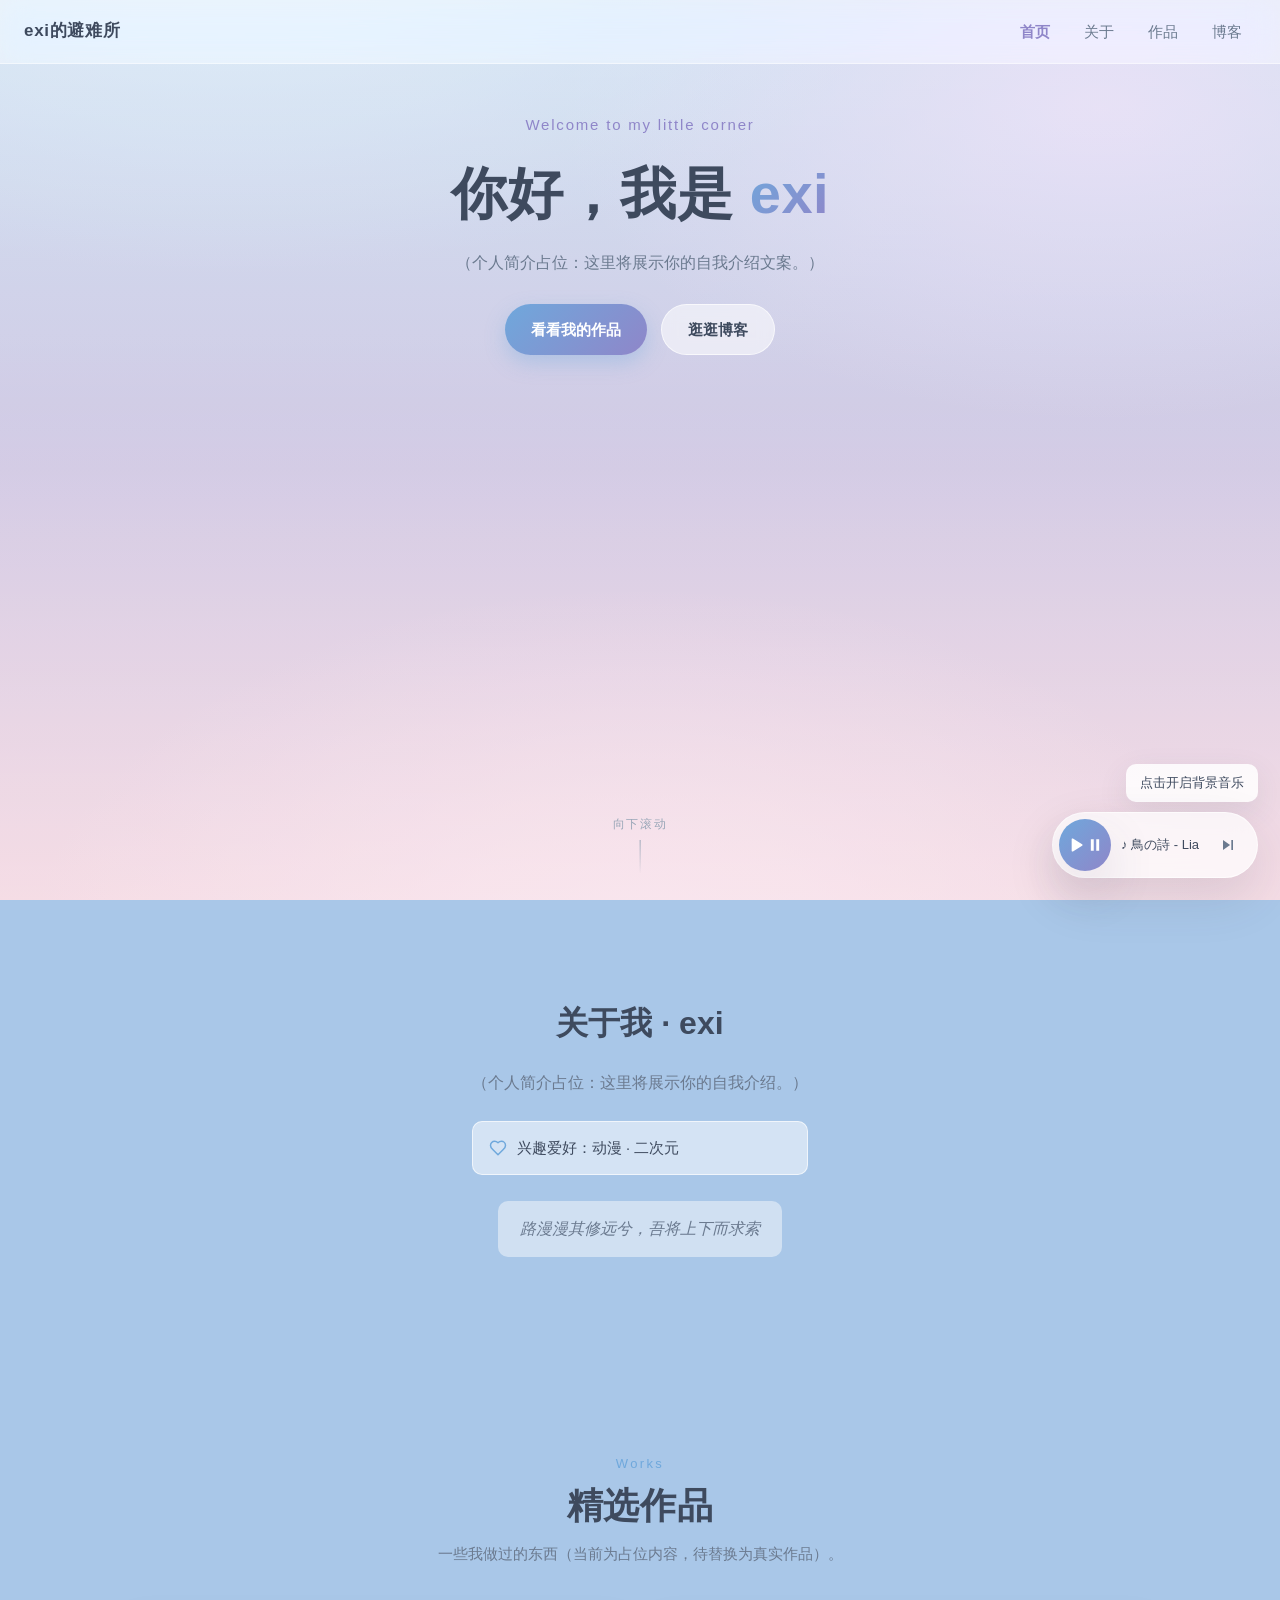
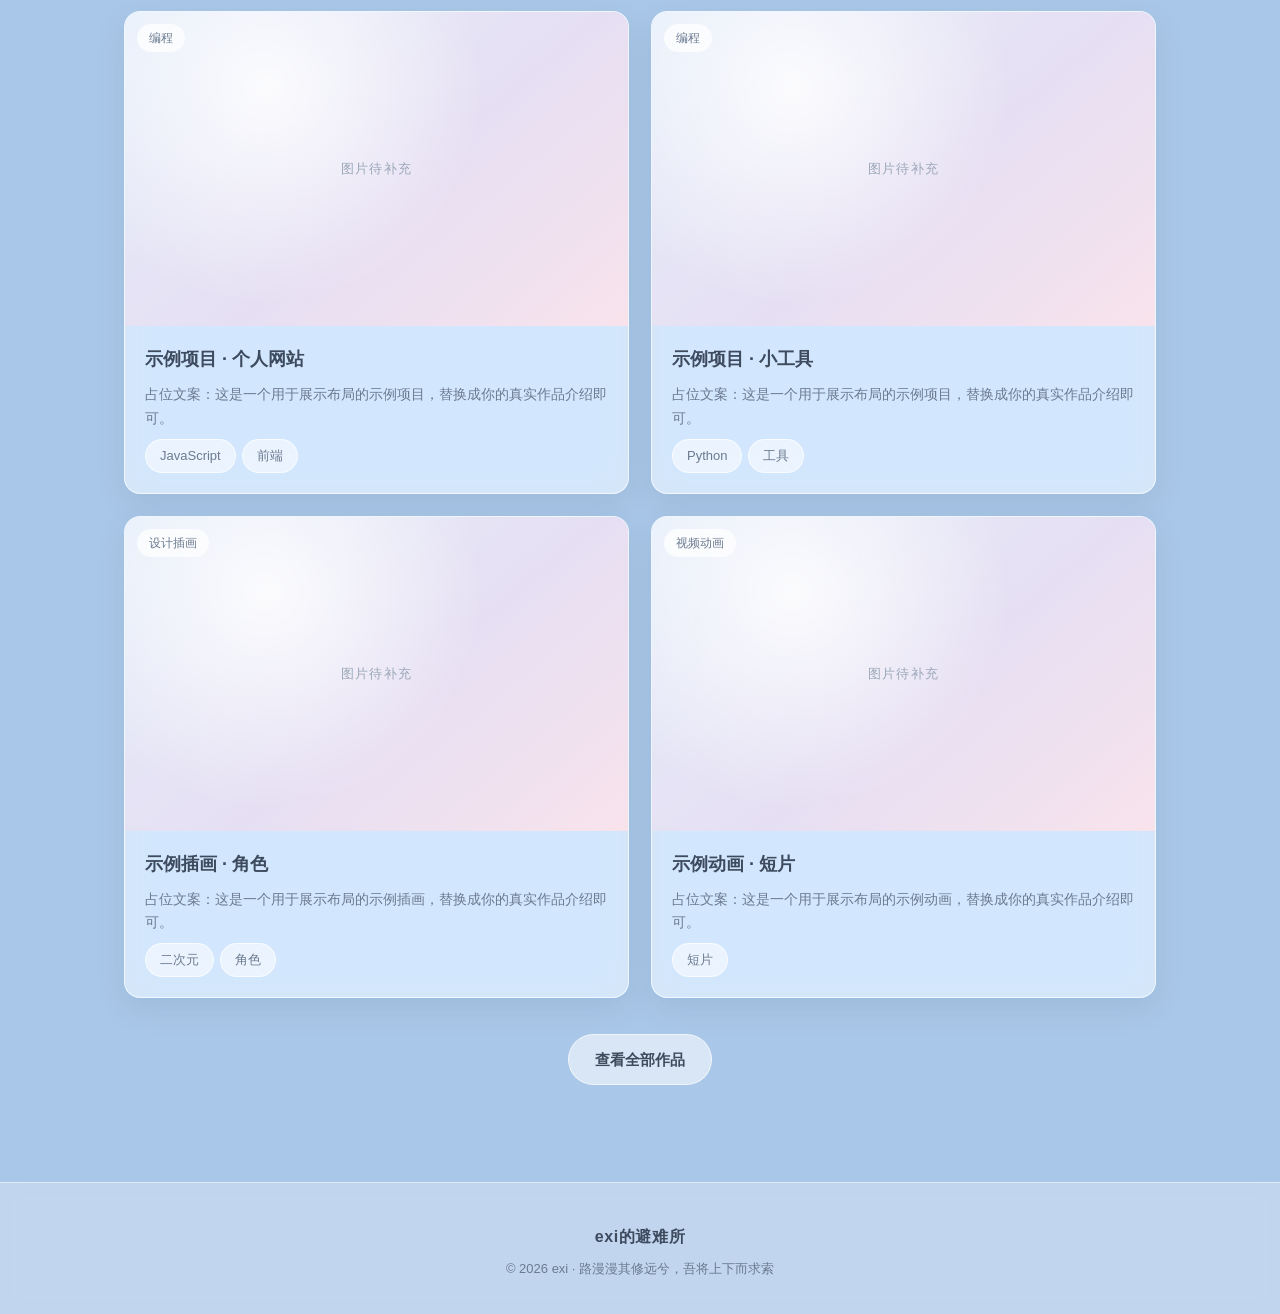
<file: index.html>
<!DOCTYPE html>
<html lang="zh-CN">
<head>
  <meta charset="UTF-8">
  <meta name="viewport" content="width=device-width, initial-scale=1.0">
  <meta name="description" content="exi的避难所 — 我的个人网站，收录作品与日常。">
  <title>exi的避难所</title>
  <link rel="icon" type="image/svg+xml" href="data:image/svg+xml,<svg xmlns='http://www.w3.org/2000/svg' viewBox='0 0 64 64'><defs><linearGradient id='g' x1='0' y1='0' x2='1' y2='1'><stop offset='0' stop-color='%236FA8DC'/><stop offset='1' stop-color='%238F86C9'/></linearGradient></defs><rect width='64' height='64' rx='16' fill='url(%23g)'/><text x='32' y='44' font-size='34' text-anchor='middle' fill='white' font-family='sans-serif' font-weight='bold'>e</text></svg>">
  <meta name="theme-color" content="#A9C7E8">
  <link rel="stylesheet" href="css/style.css">
</head>
<body>
  <!-- 背景层：背景视频壁纸 + 微光粒子（由 main.js 注入） -->
  <div class="bg" id="bg" aria-hidden="true"></div>

  <!-- 顶部固定导航 -->
  <header class="nav" id="nav">
    <a class="nav__brand" href="index.html">exi的避难所</a>
    <nav class="nav__links" id="navLinks" aria-label="主导航">
      <a href="index.html">首页</a>
      <a href="index.html#about">关于</a>
      <a href="works.html">作品</a>
      <a href="blog.html">博客</a>
    </nav>
    <button class="nav__toggle" id="navToggle" aria-label="打开菜单" aria-expanded="false" aria-controls="navLinks">
      <svg width="22" height="22" viewBox="0 0 24 24" fill="none" stroke="currentColor" stroke-width="2" stroke-linecap="round" aria-hidden="true">
        <line x1="4" y1="7" x2="20" y2="7"/><line x1="4" y1="12" x2="20" y2="12"/><line x1="4" y1="17" x2="20" y2="17"/>
      </svg>
    </button>
  </header>

  <main>
    <!-- Hero：居中文字 -->
    <section class="hero container">
      <div class="hero__text">
        <p class="hero__greet">Welcome to my little corner</p>
        <h1 class="hero__title">你好，我是 <em>exi</em></h1>
        <p class="hero__desc">（个人简介占位：这里将展示你的自我介绍文案。）</p>
        <div class="hero__actions">
          <a class="btn btn--primary" href="works.html">看看我的作品</a>
          <a class="btn btn--ghost" href="blog.html">逛逛博客</a>
        </div>
      </div>
      <div class="hero__scroll" aria-hidden="true">向下滚动</div>
    </section>

    <!-- 关于我：居中文字 -->
    <section class="section" id="about">
      <div class="container">
        <div class="about">
          <div class="about__body reveal" data-delay="1">
            <h2 class="about__name">关于我 · exi</h2>
            <p class="about__bio">（个人简介占位：这里将展示你的自我介绍。）</p>
            <div class="about__meta">
              <div class="about__meta-item">
                <svg width="18" height="18" viewBox="0 0 24 24" fill="none" stroke="currentColor" stroke-width="2" stroke-linecap="round" stroke-linejoin="round" aria-hidden="true">
                  <path d="M19 14c1.49-1.46 3-3.21 3-5.5A5.5 5.5 0 0 0 16.5 3c-1.76 0-3 .5-4.5 2-1.5-1.5-2.74-2-4.5-2A5.5 5.5 0 0 0 2 8.5c0 2.3 1.5 4.05 3 5.5l7 7Z"/>
                </svg>
                <span>兴趣爱好：动漫 · 二次元</span>
              </div>
            </div>
            <p class="about__sign">路漫漫其修远兮，吾将上下而求索</p>
          </div>
        </div>
      </div>
    </section>

    <!-- 首页作品概览：2×2 网格 -->
    <section class="section" id="works">
      <div class="container">
        <div class="section__head reveal">
          <p class="section__eyebrow">Works</p>
          <h2 class="section__title">精选作品</h2>
          <p class="section__sub">一些我做过的东西（当前为占位内容，待替换为真实作品）。</p>
        </div>
        <div class="works-grid" id="worksPreview">
          <!-- 由 js/works.js 渲染前 4 件作品 -->
        </div>
        <div class="section__more reveal">
          <a class="btn btn--ghost" href="works.html">查看全部作品</a>
        </div>
      </div>
    </section>
  </main>

  <!-- 页脚 -->
  <footer class="footer">
    <p class="footer__brand">exi的避难所</p>
    <p class="footer__text">© <span id="year"></span> exi · 路漫漫其修远兮，吾将上下而求索</p>
  </footer>

  <!-- 背景音乐控制 -->
  <div class="bgm" id="bgm">
    <div class="bgm__hint" id="bgmHint" role="status"></div>
    <div class="bgm__bar">
      <button class="bgm__btn" id="bgmBtn" aria-label="播放背景音乐">
        <svg id="bgmIconPlay" viewBox="0 0 24 24" fill="currentColor" aria-hidden="true">
          <path d="M8 5.14v13.72a1 1 0 0 0 1.52.86l11-6.86a1 1 0 0 0 0-1.72l-11-6.86A1 1 0 0 0 8 5.14z"/>
        </svg>
        <svg id="bgmIconPause" viewBox="0 0 24 24" fill="currentColor" aria-hidden="true" hidden>
          <path d="M7 5h3.5v14H7zM13.5 5H17v14h-3.5z"/>
        </svg>
      </button>
      <span class="bgm__now" id="bgmNow" title="">♪ 随机播放</span>
      <button class="bgm__next" id="bgmNext" aria-label="下一首">
        <svg viewBox="0 0 24 24" fill="currentColor" aria-hidden="true">
          <path d="M6 18l8.5-6L6 6v12zM16 6v12h2V6h-2z"/>
        </svg>
      </button>
    </div>
    <audio id="bgmAudio" preload="none"></audio>
  </div>

  <script src="js/main.js"></script>
  <script src="js/works.js"></script>
  <script src="js/bgm.js"></script>
</body>
</html>
</file>
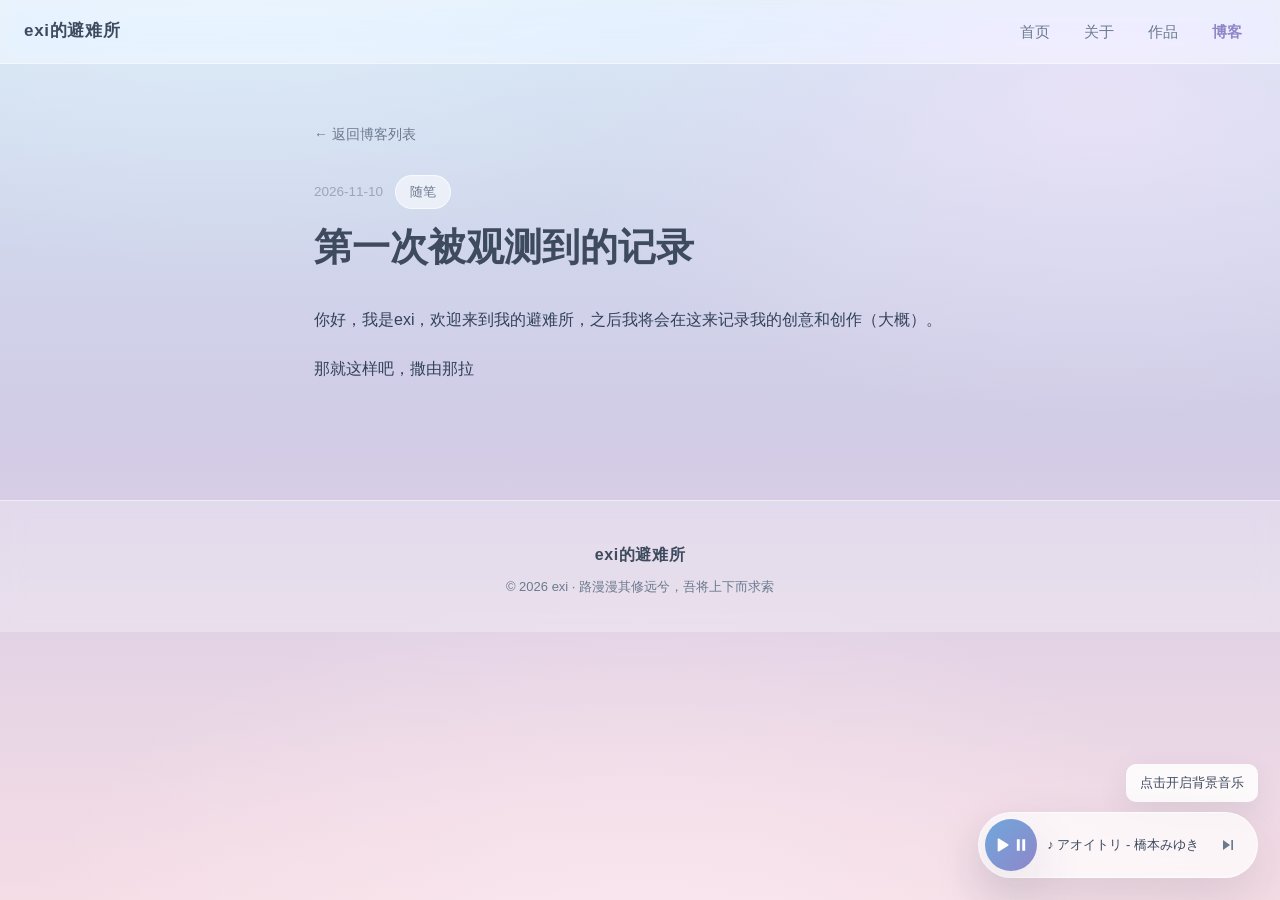
<file: blog-detail.html>
<!DOCTYPE html>
<html lang="zh-CN">
<head>
  <meta charset="UTF-8">
  <meta name="viewport" content="width=device-width, initial-scale=1.0">
  <meta name="description" content="exi的避难所 — 文章详情。">
  <title>文章 · exi的避难所</title>
  <link rel="icon" type="image/svg+xml" href="data:image/svg+xml,<svg xmlns='http://www.w3.org/2000/svg' viewBox='0 0 64 64'><defs><linearGradient id='g' x1='0' y1='0' x2='1' y2='1'><stop offset='0' stop-color='%236FA8DC'/><stop offset='1' stop-color='%238F86C9'/></linearGradient></defs><rect width='64' height='64' rx='16' fill='url(%23g)'/><text x='32' y='44' font-size='34' text-anchor='middle' fill='white' font-family='sans-serif' font-weight='bold'>e</text></svg>">
  <meta name="theme-color" content="#A9C7E8">
  <link rel="stylesheet" href="css/style.css">
</head>
<body>
  <div class="bg" id="bg" aria-hidden="true"></div>

  <header class="nav" id="nav">
    <a class="nav__brand" href="index.html">exi的避难所</a>
    <nav class="nav__links" id="navLinks" aria-label="主导航">
      <a href="index.html">首页</a>
      <a href="index.html#about">关于</a>
      <a href="works.html">作品</a>
      <a href="blog.html">博客</a>
    </nav>
    <button class="nav__toggle" id="navToggle" aria-label="打开菜单" aria-expanded="false" aria-controls="navLinks">
      <svg width="22" height="22" viewBox="0 0 24 24" fill="none" stroke="currentColor" stroke-width="2" stroke-linecap="round" aria-hidden="true">
        <line x1="4" y1="7" x2="20" y2="7"/><line x1="4" y1="12" x2="20" y2="12"/><line x1="4" y1="17" x2="20" y2="17"/>
      </svg>
    </button>
  </header>

  <main class="container container--narrow article">
    <a class="back-link" href="blog.html">← 返回博客列表</a>
    <div id="article" style="margin-top: 28px;">
      <!-- 由 js/blog.js 按 ?id= 渲染单篇文章 -->
    </div>
  </main>

  <footer class="footer">
    <p class="footer__brand">exi的避难所</p>
    <p class="footer__text">© <span id="year"></span> exi · 路漫漫其修远兮，吾将上下而求索</p>
  </footer>

  <div class="bgm" id="bgm">
    <div class="bgm__hint" id="bgmHint" role="status"></div>
    <div class="bgm__bar">
      <button class="bgm__btn" id="bgmBtn" aria-label="播放背景音乐">
        <svg id="bgmIconPlay" viewBox="0 0 24 24" fill="currentColor" aria-hidden="true">
          <path d="M8 5.14v13.72a1 1 0 0 0 1.52.86l11-6.86a1 1 0 0 0 0-1.72l-11-6.86A1 1 0 0 0 8 5.14z"/>
        </svg>
        <svg id="bgmIconPause" viewBox="0 0 24 24" fill="currentColor" aria-hidden="true" hidden>
          <path d="M7 5h3.5v14H7zM13.5 5H17v14h-3.5z"/>
        </svg>
      </button>
      <span class="bgm__now" id="bgmNow" title="">♪ 随机播放</span>
      <button class="bgm__next" id="bgmNext" aria-label="下一首">
        <svg viewBox="0 0 24 24" fill="currentColor" aria-hidden="true">
          <path d="M6 18l8.5-6L6 6v12zM16 6v12h2V6h-2z"/>
        </svg>
      </button>
    </div>
    <audio id="bgmAudio" preload="none"></audio>
  </div>

  <script src="js/main.js"></script>
  <script src="js/blog.js"></script>
  <script src="js/bgm.js"></script>
</body>
</html>
</file>
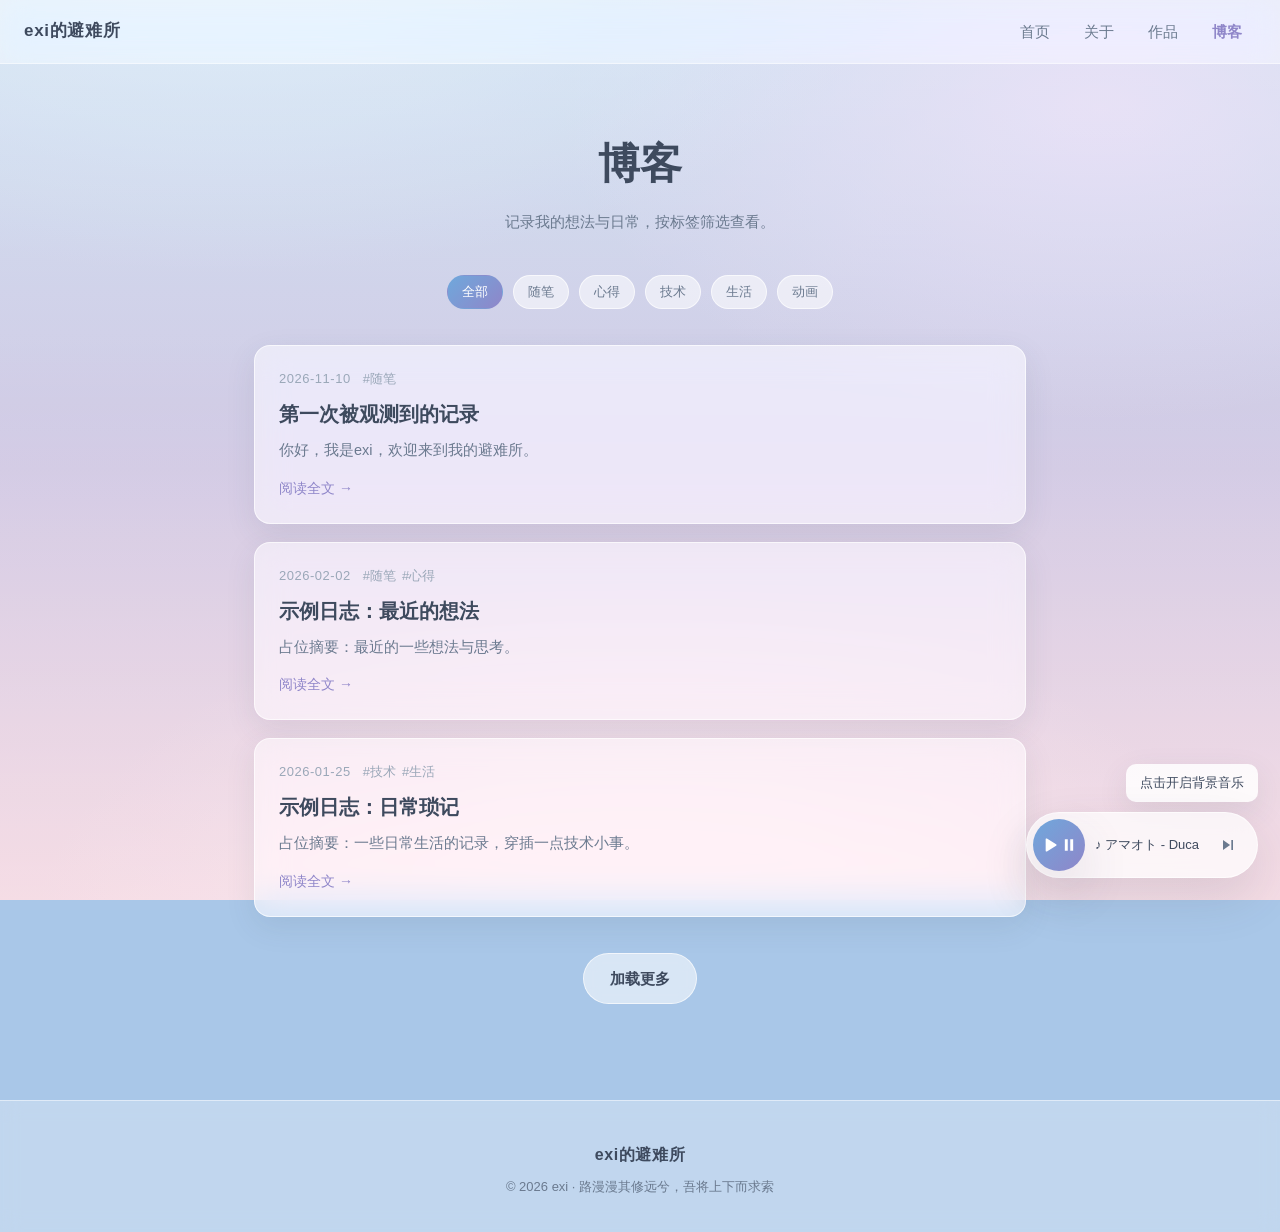
<file: blog.html>
<!DOCTYPE html>
<html lang="zh-CN">
<head>
  <meta charset="UTF-8">
  <meta name="viewport" content="width=device-width, initial-scale=1.0">
  <meta name="description" content="exi的避难所 — 我的博客与日志。">
  <title>博客 · exi的避难所</title>
  <link rel="icon" type="image/svg+xml" href="data:image/svg+xml,<svg xmlns='http://www.w3.org/2000/svg' viewBox='0 0 64 64'><defs><linearGradient id='g' x1='0' y1='0' x2='1' y2='1'><stop offset='0' stop-color='%236FA8DC'/><stop offset='1' stop-color='%238F86C9'/></linearGradient></defs><rect width='64' height='64' rx='16' fill='url(%23g)'/><text x='32' y='44' font-size='34' text-anchor='middle' fill='white' font-family='sans-serif' font-weight='bold'>e</text></svg>">
  <meta name="theme-color" content="#A9C7E8">
  <link rel="stylesheet" href="css/style.css">
</head>
<body>
  <div class="bg" id="bg" aria-hidden="true"></div>

  <header class="nav" id="nav">
    <a class="nav__brand" href="index.html">exi的避难所</a>
    <nav class="nav__links" id="navLinks" aria-label="主导航">
      <a href="index.html">首页</a>
      <a href="index.html#about">关于</a>
      <a href="works.html">作品</a>
      <a href="blog.html">博客</a>
    </nav>
    <button class="nav__toggle" id="navToggle" aria-label="打开菜单" aria-expanded="false" aria-controls="navLinks">
      <svg width="22" height="22" viewBox="0 0 24 24" fill="none" stroke="currentColor" stroke-width="2" stroke-linecap="round" aria-hidden="true">
        <line x1="4" y1="7" x2="20" y2="7"/><line x1="4" y1="12" x2="20" y2="12"/><line x1="4" y1="17" x2="20" y2="17"/>
      </svg>
    </button>
  </header>

  <main>
    <header class="page-hero container">
      <h1 class="page-hero__title">博客</h1>
      <p class="page-hero__sub">记录我的想法与日常，按标签筛选查看。</p>
    </header>

    <div class="container page-body" style="max-width: 820px;">
      <div class="filter-bar" id="blogFilter"></div>
      <div class="blog-list" id="blogList"></div>
      <button class="btn btn--ghost load-more" id="loadMore" style="display:none;">加载更多</button>
    </div>
  </main>

  <footer class="footer">
    <p class="footer__brand">exi的避难所</p>
    <p class="footer__text">© <span id="year"></span> exi · 路漫漫其修远兮，吾将上下而求索</p>
  </footer>

  <div class="bgm" id="bgm">
    <div class="bgm__hint" id="bgmHint" role="status"></div>
    <div class="bgm__bar">
      <button class="bgm__btn" id="bgmBtn" aria-label="播放背景音乐">
        <svg id="bgmIconPlay" viewBox="0 0 24 24" fill="currentColor" aria-hidden="true">
          <path d="M8 5.14v13.72a1 1 0 0 0 1.52.86l11-6.86a1 1 0 0 0 0-1.72l-11-6.86A1 1 0 0 0 8 5.14z"/>
        </svg>
        <svg id="bgmIconPause" viewBox="0 0 24 24" fill="currentColor" aria-hidden="true" hidden>
          <path d="M7 5h3.5v14H7zM13.5 5H17v14h-3.5z"/>
        </svg>
      </button>
      <span class="bgm__now" id="bgmNow" title="">♪ 随机播放</span>
      <button class="bgm__next" id="bgmNext" aria-label="下一首">
        <svg viewBox="0 0 24 24" fill="currentColor" aria-hidden="true">
          <path d="M6 18l8.5-6L6 6v12zM16 6v12h2V6h-2z"/>
        </svg>
      </button>
    </div>
    <audio id="bgmAudio" preload="none"></audio>
  </div>

  <script src="js/main.js"></script>
  <script src="js/blog.js"></script>
  <script src="js/bgm.js"></script>
</body>
</html>
</file>
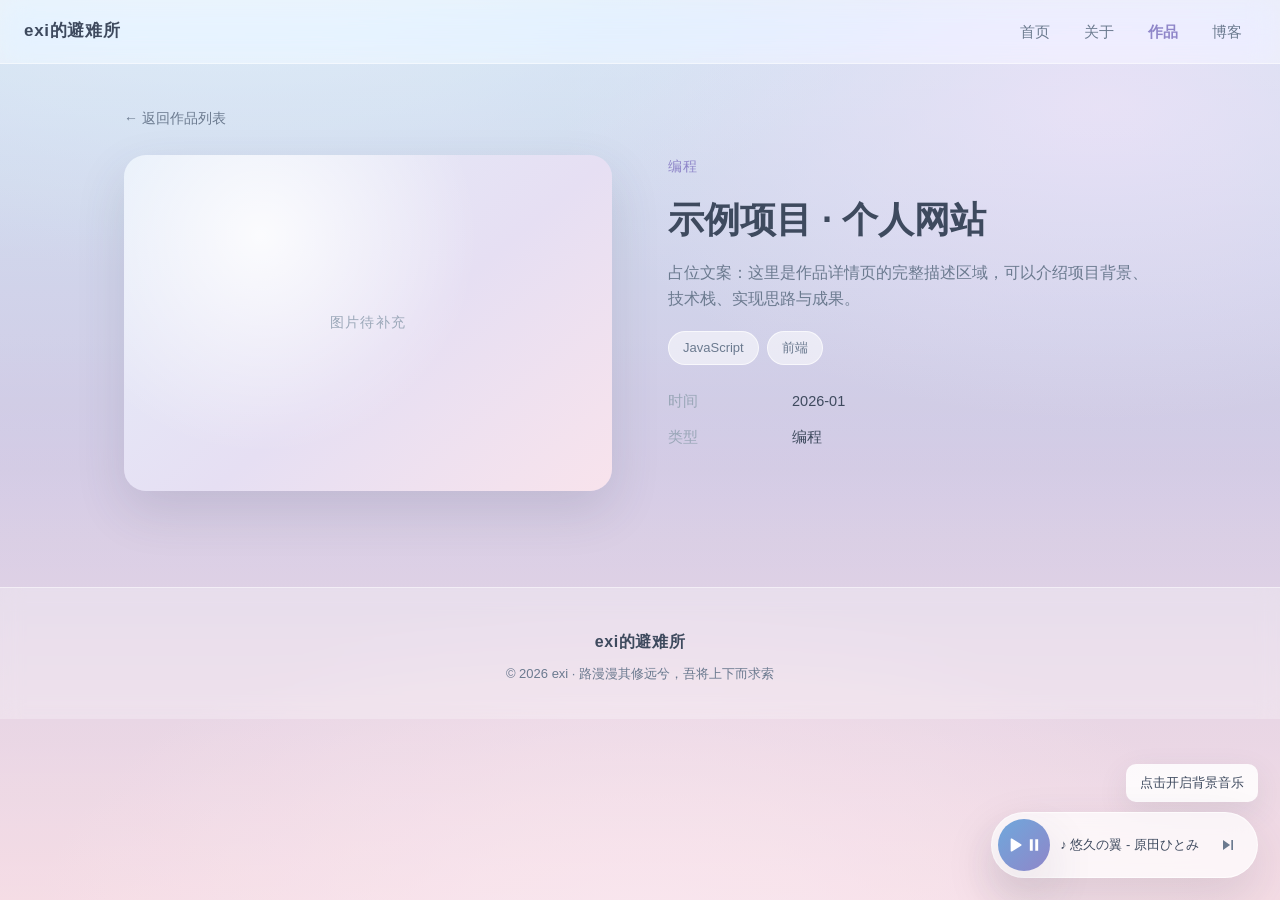
<file: work-detail.html>
<!DOCTYPE html>
<html lang="zh-CN">
<head>
  <meta charset="UTF-8">
  <meta name="viewport" content="width=device-width, initial-scale=1.0">
  <meta name="description" content="exi的避难所 — 作品详情。">
  <title>作品 · exi的避难所</title>
  <link rel="icon" type="image/svg+xml" href="data:image/svg+xml,<svg xmlns='http://www.w3.org/2000/svg' viewBox='0 0 64 64'><defs><linearGradient id='g' x1='0' y1='0' x2='1' y2='1'><stop offset='0' stop-color='%236FA8DC'/><stop offset='1' stop-color='%238F86C9'/></linearGradient></defs><rect width='64' height='64' rx='16' fill='url(%23g)'/><text x='32' y='44' font-size='34' text-anchor='middle' fill='white' font-family='sans-serif' font-weight='bold'>e</text></svg>">
  <meta name="theme-color" content="#A9C7E8">
  <link rel="stylesheet" href="css/style.css">
</head>
<body>
  <div class="bg" id="bg" aria-hidden="true"></div>

  <header class="nav" id="nav">
    <a class="nav__brand" href="index.html">exi的避难所</a>
    <nav class="nav__links" id="navLinks" aria-label="主导航">
      <a href="index.html">首页</a>
      <a href="index.html#about">关于</a>
      <a href="works.html">作品</a>
      <a href="blog.html">博客</a>
    </nav>
    <button class="nav__toggle" id="navToggle" aria-label="打开菜单" aria-expanded="false" aria-controls="navLinks">
      <svg width="22" height="22" viewBox="0 0 24 24" fill="none" stroke="currentColor" stroke-width="2" stroke-linecap="round" aria-hidden="true">
        <line x1="4" y1="7" x2="20" y2="7"/><line x1="4" y1="12" x2="20" y2="12"/><line x1="4" y1="17" x2="20" y2="17"/>
      </svg>
    </button>
  </header>

  <main class="container detail-page">
    <a class="back-link" href="works.html">← 返回作品列表</a>
    <div class="work-detail" id="workDetail" style="margin-top: 24px;">
      <!-- 由 js/works.js 按 ?id= 渲染单个作品 -->
    </div>
  </main>

  <footer class="footer">
    <p class="footer__brand">exi的避难所</p>
    <p class="footer__text">© <span id="year"></span> exi · 路漫漫其修远兮，吾将上下而求索</p>
  </footer>

  <div class="bgm" id="bgm">
    <div class="bgm__hint" id="bgmHint" role="status"></div>
    <div class="bgm__bar">
      <button class="bgm__btn" id="bgmBtn" aria-label="播放背景音乐">
        <svg id="bgmIconPlay" viewBox="0 0 24 24" fill="currentColor" aria-hidden="true">
          <path d="M8 5.14v13.72a1 1 0 0 0 1.52.86l11-6.86a1 1 0 0 0 0-1.72l-11-6.86A1 1 0 0 0 8 5.14z"/>
        </svg>
        <svg id="bgmIconPause" viewBox="0 0 24 24" fill="currentColor" aria-hidden="true" hidden>
          <path d="M7 5h3.5v14H7zM13.5 5H17v14h-3.5z"/>
        </svg>
      </button>
      <span class="bgm__now" id="bgmNow" title="">♪ 随机播放</span>
      <button class="bgm__next" id="bgmNext" aria-label="下一首">
        <svg viewBox="0 0 24 24" fill="currentColor" aria-hidden="true">
          <path d="M6 18l8.5-6L6 6v12zM16 6v12h2V6h-2z"/>
        </svg>
      </button>
    </div>
    <audio id="bgmAudio" preload="none"></audio>
  </div>

  <script src="js/main.js"></script>
  <script src="js/works.js"></script>
  <script src="js/bgm.js"></script>
</body>
</html>
</file>
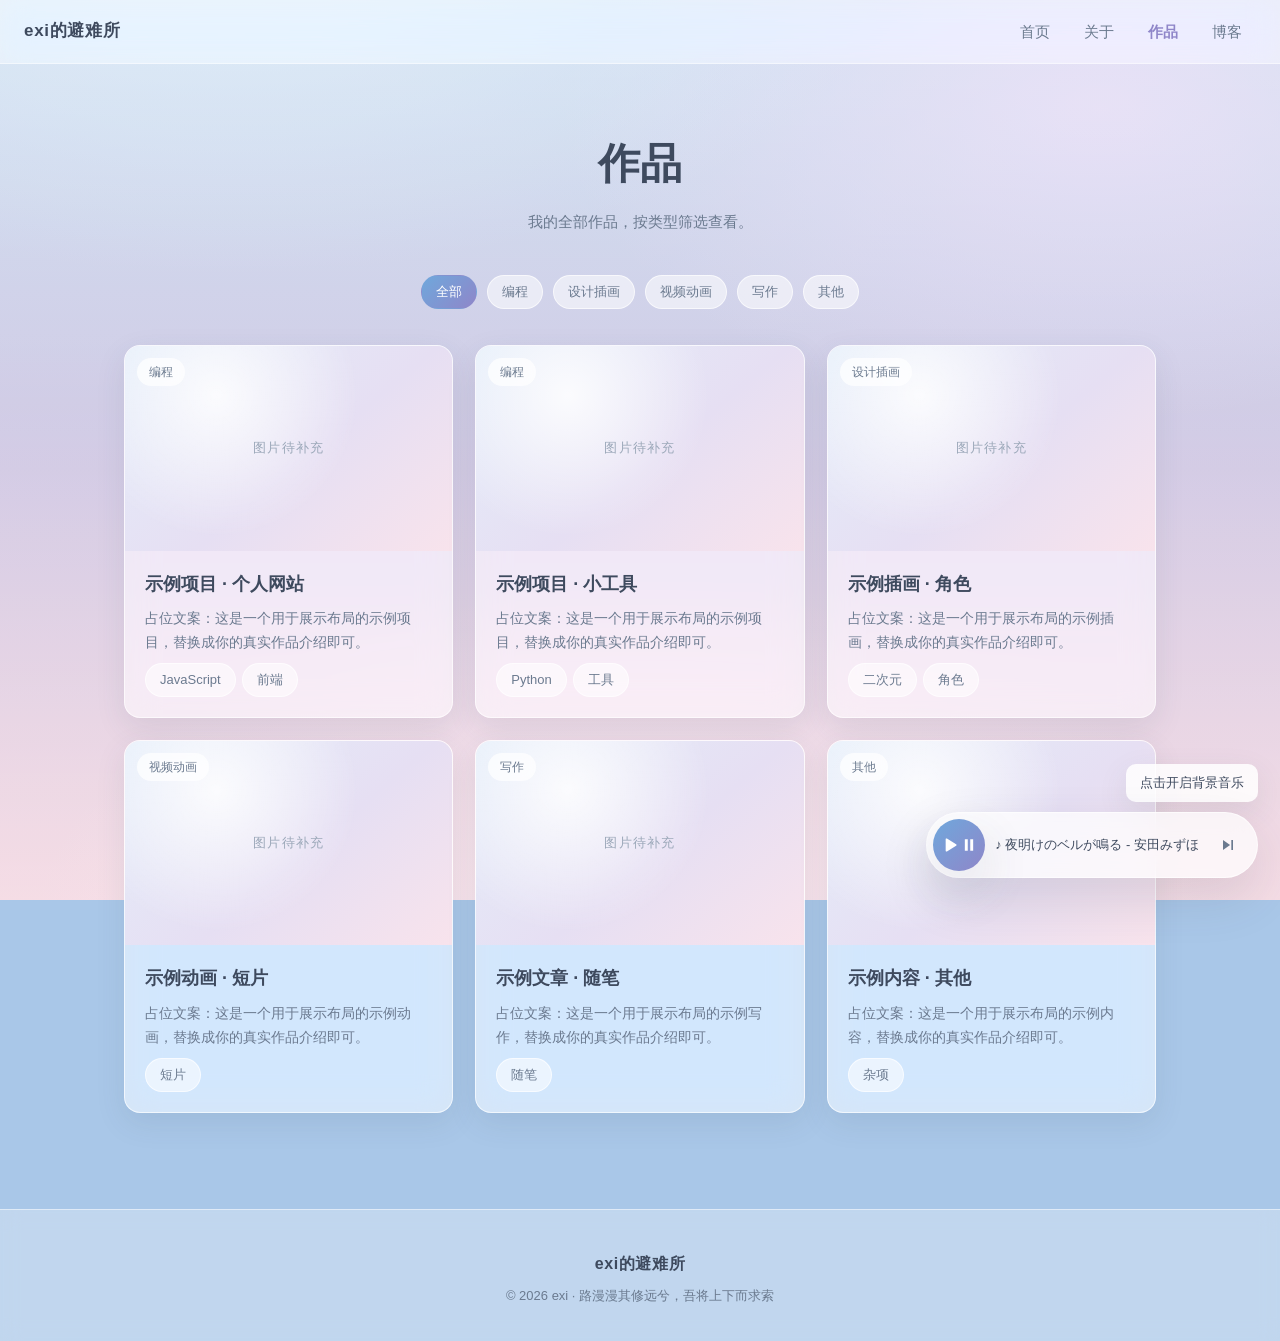
<file: works.html>
<!DOCTYPE html>
<html lang="zh-CN">
<head>
  <meta charset="UTF-8">
  <meta name="viewport" content="width=device-width, initial-scale=1.0">
  <meta name="description" content="exi的避难所 — 我的全部作品。">
  <title>作品 · exi的避难所</title>
  <link rel="icon" type="image/svg+xml" href="data:image/svg+xml,<svg xmlns='http://www.w3.org/2000/svg' viewBox='0 0 64 64'><defs><linearGradient id='g' x1='0' y1='0' x2='1' y2='1'><stop offset='0' stop-color='%236FA8DC'/><stop offset='1' stop-color='%238F86C9'/></linearGradient></defs><rect width='64' height='64' rx='16' fill='url(%23g)'/><text x='32' y='44' font-size='34' text-anchor='middle' fill='white' font-family='sans-serif' font-weight='bold'>e</text></svg>">
  <meta name="theme-color" content="#A9C7E8">
  <link rel="stylesheet" href="css/style.css">
</head>
<body>
  <div class="bg" id="bg" aria-hidden="true"></div>

  <header class="nav" id="nav">
    <a class="nav__brand" href="index.html">exi的避难所</a>
    <nav class="nav__links" id="navLinks" aria-label="主导航">
      <a href="index.html">首页</a>
      <a href="index.html#about">关于</a>
      <a href="works.html">作品</a>
      <a href="blog.html">博客</a>
    </nav>
    <button class="nav__toggle" id="navToggle" aria-label="打开菜单" aria-expanded="false" aria-controls="navLinks">
      <svg width="22" height="22" viewBox="0 0 24 24" fill="none" stroke="currentColor" stroke-width="2" stroke-linecap="round" aria-hidden="true">
        <line x1="4" y1="7" x2="20" y2="7"/><line x1="4" y1="12" x2="20" y2="12"/><line x1="4" y1="17" x2="20" y2="17"/>
      </svg>
    </button>
  </header>

  <main>
    <header class="page-hero container">
      <h1 class="page-hero__title">作品</h1>
      <p class="page-hero__sub">我的全部作品，按类型筛选查看。</p>
    </header>

    <div class="container page-body">
      <div class="filter-bar" id="worksFilter"></div>
      <div class="works-grid works-grid--3" id="worksGrid"></div>
    </div>
  </main>

  <footer class="footer">
    <p class="footer__brand">exi的避难所</p>
    <p class="footer__text">© <span id="year"></span> exi · 路漫漫其修远兮，吾将上下而求索</p>
  </footer>

  <div class="bgm" id="bgm">
    <div class="bgm__hint" id="bgmHint" role="status"></div>
    <div class="bgm__bar">
      <button class="bgm__btn" id="bgmBtn" aria-label="播放背景音乐">
        <svg id="bgmIconPlay" viewBox="0 0 24 24" fill="currentColor" aria-hidden="true">
          <path d="M8 5.14v13.72a1 1 0 0 0 1.52.86l11-6.86a1 1 0 0 0 0-1.72l-11-6.86A1 1 0 0 0 8 5.14z"/>
        </svg>
        <svg id="bgmIconPause" viewBox="0 0 24 24" fill="currentColor" aria-hidden="true" hidden>
          <path d="M7 5h3.5v14H7zM13.5 5H17v14h-3.5z"/>
        </svg>
      </button>
      <span class="bgm__now" id="bgmNow" title="">♪ 随机播放</span>
      <button class="bgm__next" id="bgmNext" aria-label="下一首">
        <svg viewBox="0 0 24 24" fill="currentColor" aria-hidden="true">
          <path d="M6 18l8.5-6L6 6v12zM16 6v12h2V6h-2z"/>
        </svg>
      </button>
    </div>
    <audio id="bgmAudio" preload="none"></audio>
  </div>

  <script src="js/main.js"></script>
  <script src="js/works.js"></script>
  <script src="js/bgm.js"></script>
</body>
</html>
</file>
<file: css/style.css>
/* ==========================================================================
   exi的避难所 — 全局样式
   风格：日系清新治愈 · 偏蓝柔光渐变 · 玻璃拟态 · 简洁克制
   结构说明：每个板块用注释分隔，方便后期定位与扩展
   ========================================================================== */

/* --------------------------------------------------------------------------
   1. 设计变量（Design Tokens）
   -------------------------------------------------------------------------- */
:root {
  /* 配色 —— 偏蓝柔光渐变 */
  --c-blue:   #A9C7E8;   /* 天空蓝 */
  --c-purple: #C3B1DC;   /* 淡紫 */
  --c-pink:   #F0C8D8;   /* 樱花粉 */

  --c-accent:      #6FA8DC;   /* 强调色（天蓝） */
  --c-accent-deep: #8F86C9;   /* 强调色（淡紫，用于渐变） */

  --c-text:   #3E4A5E;   /* 文字主色（深蓝灰） */
  --c-text-2: #6B7A8F;   /* 次要文字（灰蓝） */
  --c-text-3: #9AA7B8;   /* 弱化文字 */

  --c-card:        rgba(255, 255, 255, 0.55);  /* 玻璃卡片底 */
  --c-card-border: rgba(255, 255, 255, 0.65);  /* 玻璃卡片描边 */

  /* 渐变（强调色按钮 / 高亮） */
  --grad-accent: linear-gradient(135deg, #6FA8DC 0%, #8F86C9 100%);

  /* 圆角 —— 中等圆角 */
  --radius-sm: 10px;
  --radius:    16px;
  --radius-lg: 22px;
  --radius-pill: 999px;

  /* 阴影 —— 柔和浅阴影 */
  --shadow-sm: 0 4px 14px  rgba(62, 74, 94, 0.07);
  --shadow:    0 10px 30px rgba(62, 74, 94, 0.10);
  --shadow-lg: 0 20px 50px rgba(62, 74, 94, 0.14);

  /* 字体 —— 清秀现代（系统黑体优先，无外部依赖） */
  --font-sans: "PingFang SC", "Hiragino Sans GB", "Microsoft YaHei",
               "Noto Sans SC", "Source Han Sans SC", "Source Han Sans CN",
               -apple-system, "Segoe UI", Roboto, "Helvetica Neue", Arial,
               sans-serif;

  /* 布局 */
  --nav-height: 64px;
  --content-max: 1080px;   /* 常规内容最大宽 */
  --content-narrow: 700px; /* 文章详情窄栏宽 */
  --section-pad: 96px;     /* 区块上下留白 */

  /* 动效 */
  --ease: cubic-bezier(0.22, 1, 0.36, 1);
  --dur: 0.45s;
}

/* --------------------------------------------------------------------------
   2. Reset 与基础
   -------------------------------------------------------------------------- */
*,
*::before,
*::after { box-sizing: border-box; }

html {
  scroll-behavior: smooth;
  -webkit-text-size-adjust: 100%;
}

body {
  margin: 0;
  font-family: var(--font-sans);
  color: var(--c-text);
  line-height: 1.7;
  background-color: var(--c-blue);
  min-height: 100vh;
  overflow-x: hidden;
  -webkit-font-smoothing: antialiased;
  text-rendering: optimizeLegibility;
}

img, svg, video { display: block; max-width: 100%; }
a { color: inherit; text-decoration: none; }
button { font: inherit; color: inherit; cursor: pointer; background: none; border: none; }
h1, h2, h3, h4, p, ul, ol, figure { margin: 0; }
ul, ol { padding: 0; list-style: none; }

:focus-visible {
  outline: 2px solid var(--c-accent);
  outline-offset: 3px;
  border-radius: 4px;
}

/* --------------------------------------------------------------------------
   3. 背景层（背景视频壁纸 + 柔光渐变兜底 + 微光粒子）
   -------------------------------------------------------------------------- */
.bg {
  position: fixed;
  inset: 0;
  z-index: -1;
  overflow: hidden;
  pointer-events: none;

  /* 柔光多色渐变 —— 偏蓝（作为背景视频加载中/加载失败的兜底） */
  background:
    radial-gradient(1100px 560px at 18% -8%,  rgba(214, 231, 247, 0.95) 0%, rgba(214, 231, 247, 0) 62%),
    radial-gradient(900px 520px  at 86% 12%,  rgba(226, 214, 244, 0.9)  0%, rgba(226, 214, 244, 0) 60%),
    radial-gradient(1000px 620px at 50% 108%, rgba(247, 220, 232, 0.95) 0%, rgba(247, 220, 232, 0) 62%),
    linear-gradient(180deg, #BBD4EC 0%, #C9BFDF 52%, #F0CBD8 100%);
}

/* 背景视频（用户提供壁纸） */
.bg-video {
  position: absolute;
  inset: 0;
  width: 100%;
  height: 100%;
  object-fit: cover;
  z-index: 1;
}

/* 视频上方的柔和遮罩：保证文字可读性（如需更透亮/更朦胧可在此调整透明度） */
.bg-overlay {
  position: absolute;
  inset: 0;
  z-index: 2;
  pointer-events: none;
  background: linear-gradient(180deg,
    rgba(255, 255, 255, 0.32) 0%,
    rgba(255, 255, 255, 0.18) 45%,
    rgba(255, 255, 255, 0.34) 100%);
}

/* 微光粒子 */
.particle {
  position: absolute;
  z-index: 3;
  bottom: -12px;
  border-radius: 50%;
  background: rgba(255, 255, 255, 0.85);
  box-shadow: 0 0 8px rgba(255, 255, 255, 0.55);
  animation: particle-rise var(--rise, 16s) linear infinite;
  opacity: 0;
  will-change: transform, opacity;
}
@keyframes particle-rise {
  0%   { transform: translateY(0) translateX(0); opacity: 0; }
  12%  { opacity: var(--po, 0.7); }
  88%  { opacity: var(--po, 0.7); }
  100% { transform: translateY(-104vh) translateX(var(--px, 0px)); opacity: 0; }
}

/* --------------------------------------------------------------------------
   4. 布局容器
   -------------------------------------------------------------------------- */
.container {
  width: 100%;
  max-width: var(--content-max);
  margin-inline: auto;
  padding-inline: 24px;
}
.container--narrow {
  max-width: var(--content-narrow);
}

.section {
  padding-block: var(--section-pad);
  scroll-margin-top: var(--nav-height);
}

/* 页面正文容器（列表页 / 详情页） */
.page-body   { padding-bottom: var(--section-pad); }
.detail-page { padding-block: calc(var(--nav-height) + 40px) var(--section-pad); }

/* 区块标题 */
.section__head {
  margin-bottom: 44px;
  text-align: center;
}
.section__eyebrow {
  display: inline-block;
  font-size: 13px;
  letter-spacing: 0.18em;
  color: var(--c-accent);
  margin-bottom: 8px;
}
.section__title {
  font-size: clamp(26px, 4vw, 36px);
  font-weight: 700;
  letter-spacing: 0.02em;
  line-height: 1.3;
}
.section__sub {
  margin-top: 12px;
  color: var(--c-text-2);
  font-size: 15px;
}

/* --------------------------------------------------------------------------
   5. 导航栏（顶部固定 · 玻璃）
   -------------------------------------------------------------------------- */
.nav {
  position: fixed;
  top: 0;
  left: 0;
  right: 0;
  height: var(--nav-height);
  z-index: 50;
  display: flex;
  align-items: center;
  justify-content: space-between;
  padding-inline: 24px;
  background: rgba(255, 255, 255, 0.42);
  backdrop-filter: blur(14px) saturate(160%);
  -webkit-backdrop-filter: blur(14px) saturate(160%);
  border-bottom: 1px solid rgba(255, 255, 255, 0.5);
  transition: background var(--dur) var(--ease), box-shadow var(--dur) var(--ease);
}
.nav.is-scrolled {
  background: rgba(255, 255, 255, 0.68);
  box-shadow: var(--shadow-sm);
}

.nav__brand {
  font-size: 17px;
  font-weight: 700;
  letter-spacing: 0.04em;
}

.nav__links {
  display: flex;
  align-items: center;
  gap: 6px;
}
.nav__links a {
  position: relative;
  padding: 8px 14px;
  font-size: 15px;
  color: var(--c-text-2);
  border-radius: var(--radius-pill);
  transition: color var(--dur) var(--ease), background var(--dur) var(--ease);
}
.nav__links a:hover {
  color: var(--c-text);
  background: rgba(255, 255, 255, 0.55);
}
.nav__links a.is-active {
  color: var(--c-accent-deep);
  font-weight: 600;
}

/* 移动端折叠按钮 */
.nav__toggle {
  display: none;
  width: 42px;
  height: 42px;
  border-radius: 12px;
  background: rgba(255, 255, 255, 0.55);
  align-items: center;
  justify-content: center;
  font-size: 20px;
  line-height: 1;
  color: var(--c-text);
}

/* --------------------------------------------------------------------------
   6. 按钮与链接
   -------------------------------------------------------------------------- */
.btn {
  display: inline-flex;
  align-items: center;
  gap: 8px;
  padding: 12px 26px;
  font-size: 15px;
  font-weight: 600;
  border-radius: var(--radius-pill);
  transition: transform var(--dur) var(--ease), box-shadow var(--dur) var(--ease),
              background var(--dur) var(--ease), color var(--dur) var(--ease);
  white-space: nowrap;
}
.btn:active { transform: translateY(1px) scale(0.99); }

.btn--primary {
  color: #fff;
  background: var(--grad-accent);
  box-shadow: 0 8px 20px rgba(111, 168, 220, 0.35);
}
.btn--primary:hover {
  box-shadow: 0 12px 28px rgba(111, 168, 220, 0.45);
  transform: translateY(-2px);
}

.btn--ghost {
  color: var(--c-text);
  background: rgba(255, 255, 255, 0.55);
  border: 1px solid var(--c-card-border);
  backdrop-filter: blur(8px);
  -webkit-backdrop-filter: blur(8px);
}
.btn--ghost:hover {
  background: rgba(255, 255, 255, 0.75);
  transform: translateY(-2px);
}

/* 文字链接 */
.link {
  color: var(--c-accent-deep);
  font-weight: 500;
  border-bottom: 1px solid transparent;
  transition: border-color var(--dur) var(--ease), color var(--dur) var(--ease);
}
.link:hover { border-color: currentColor; }

/* --------------------------------------------------------------------------
   7. 玻璃卡片
   -------------------------------------------------------------------------- */
.card {
  background: var(--c-card);
  border: 1px solid var(--c-card-border);
  border-radius: var(--radius);
  backdrop-filter: blur(16px) saturate(150%);
  -webkit-backdrop-filter: blur(16px) saturate(150%);
  box-shadow: var(--shadow);
  transition: transform var(--dur) var(--ease), box-shadow var(--dur) var(--ease);
}

/* 标签（chip） */
.chip {
  display: inline-flex;
  align-items: center;
  gap: 6px;
  padding: 5px 14px;
  font-size: 13px;
  color: var(--c-text-2);
  background: rgba(255, 255, 255, 0.55);
  border: 1px solid var(--c-card-border);
  border-radius: var(--radius-pill);
  transition: background var(--dur) var(--ease), color var(--dur) var(--ease),
              border-color var(--dur) var(--ease);
}
.chip:hover { color: var(--c-text); background: rgba(255, 255, 255, 0.8); }
.chip.is-active {
  color: #fff;
  background: var(--grad-accent);
  border-color: transparent;
}

/* --------------------------------------------------------------------------
   8. 首页 · Hero（居中文字）
   -------------------------------------------------------------------------- */
.hero {
  position: relative;
  display: grid;
  grid-template-columns: 1fr;
  justify-items: center;
  text-align: center;
  min-height: 100vh;
  padding-block: calc(var(--nav-height) + 48px) 48px;
}

.hero__text { display: flex; flex-direction: column; align-items: center; gap: 22px; }

.hero__greet {
  font-size: 15px;
  letter-spacing: 0.12em;
  color: var(--c-accent-deep);
}
.hero__title {
  font-size: clamp(34px, 6vw, 56px);
  font-weight: 800;
  line-height: 1.2;
  letter-spacing: 0.01em;
}
.hero__title em {
  font-style: normal;
  background: var(--grad-accent);
  -webkit-background-clip: text;
  background-clip: text;
  color: transparent;
}
.hero__desc {
  max-width: 34em;
  color: var(--c-text-2);
  font-size: 16px;
}
.hero__actions { display: flex; flex-wrap: wrap; justify-content: center; gap: 14px; margin-top: 6px; }

/* 下滚动提示 */
.hero__scroll {
  position: absolute;
  left: 50%;
  bottom: 26px;
  transform: translateX(-50%);
  display: flex;
  flex-direction: column;
  align-items: center;
  gap: 6px;
  font-size: 12px;
  letter-spacing: 0.14em;
  color: var(--c-text-3);
}
.hero__scroll::after {
  content: "";
  width: 1px;
  height: 34px;
  background: linear-gradient(var(--c-text-3), transparent);
  animation: scroll-line 2s var(--ease) infinite;
}
@keyframes scroll-line {
  0% { transform: scaleY(0); transform-origin: top; }
  50% { transform: scaleY(1); transform-origin: top; }
  51% { transform-origin: bottom; }
  100% { transform: scaleY(0); transform-origin: bottom; }
}

/* --------------------------------------------------------------------------
   9. 首页 · 关于我（居中文字）
   -------------------------------------------------------------------------- */
.about {
  display: grid;
  grid-template-columns: 1fr;
  justify-items: center;
  text-align: center;
}

.about__body { display: flex; flex-direction: column; align-items: center; gap: 20px; }
.about__name {
  font-size: clamp(24px, 4vw, 32px);
  font-weight: 700;
}
.about__bio { color: var(--c-text-2); font-size: 15.5px; max-width: 36em; }

.about__meta { display: grid; grid-template-columns: 1fr; gap: 12px; margin-top: 4px; width: 100%; max-width: 460px; }
.about__meta-item {
  display: flex;
  align-items: center;
  gap: 10px;
  padding: 14px 16px;
  background: rgba(255, 255, 255, 0.5);
  border: 1px solid var(--c-card-border);
  border-radius: var(--radius-sm);
  font-size: 14.5px;
}
.about__meta-item svg { flex: none; color: var(--c-accent); }

.about__sign {
  margin-top: 6px;
  padding: 14px 22px;
  background: rgba(255, 255, 255, 0.45);
  border-radius: var(--radius-sm);
  color: var(--c-text-2);
  font-style: italic;
}

/* --------------------------------------------------------------------------
   10. 首页 · 作品概览（2×2 网格）
   -------------------------------------------------------------------------- */
.works-grid {
  display: grid;
  grid-template-columns: repeat(2, 1fr);
  gap: 22px;
}
.works-grid--3 {
  grid-template-columns: repeat(3, 1fr);
}

.work-card {
  position: relative;
  overflow: hidden;
  display: flex;
  flex-direction: column;
  border-radius: var(--radius);
}
.work-card:hover { transform: translateY(-5px); box-shadow: var(--shadow-lg); }

.work-card__cover {
  position: relative;
  aspect-ratio: 16 / 10;
  overflow: hidden;
  background:
    radial-gradient(circle at 28% 24%, rgba(255,255,255,0.85) 0%, rgba(255,255,255,0) 50%),
    linear-gradient(140deg, #E4EEFA 0%, #E6DFF3 55%, #F8E3EC 100%);
  display: flex;
  align-items: center;
  justify-content: center;
  color: var(--c-text-3);
  font-size: 13px;
  letter-spacing: 0.1em;
}
.work-card__cover img {
  position: absolute;
  inset: 0;
  width: 100%;
  height: 100%;
  object-fit: cover;
}
.work-card__type {
  position: absolute;
  top: 12px;
  left: 12px;
  padding: 4px 12px;
  font-size: 12px;
  color: var(--c-text-2);
  background: rgba(255, 255, 255, 0.7);
  border-radius: var(--radius-pill);
  backdrop-filter: blur(6px);
  -webkit-backdrop-filter: blur(6px);
}

.work-card__body { padding: 18px 20px 20px; display: flex; flex-direction: column; gap: 8px; flex: 1; }
.work-card__title { font-size: 18px; font-weight: 700; }
.work-card__desc {
  color: var(--c-text-2);
  font-size: 14px;
  display: -webkit-box;
  -webkit-line-clamp: 2;
  -webkit-box-orient: vertical;
  overflow: hidden;
}
.work-card__tags { display: flex; flex-wrap: wrap; gap: 6px; margin-top: auto; }

/* 查看全部 */
.section__more { margin-top: 36px; text-align: center; }

/* --------------------------------------------------------------------------
   11. 作品列表页（分类筛选 + 3 列网格）
   -------------------------------------------------------------------------- */
.page-hero {
  padding-block: calc(var(--nav-height) + 64px) 40px;
  text-align: center;
}
.page-hero__title { font-size: clamp(30px, 5vw, 42px); font-weight: 800; }
.page-hero__sub { margin-top: 10px; color: var(--c-text-2); font-size: 15px; }

.filter-bar {
  display: flex;
  flex-wrap: wrap;
  justify-content: center;
  gap: 10px;
  margin-bottom: 36px;
}

/* --------------------------------------------------------------------------
   12. 作品详情页（左图 · 右文）
   -------------------------------------------------------------------------- */
.work-detail {
  display: grid;
  grid-template-columns: 1fr 1fr;
  gap: clamp(28px, 5vw, 56px);
  align-items: start;
}

.work-detail__cover {
  position: sticky;
  top: calc(var(--nav-height) + 24px);
  aspect-ratio: 16 / 11;
  border-radius: var(--radius-lg);
  overflow: hidden;
  background:
    radial-gradient(circle at 28% 24%, rgba(255,255,255,0.85) 0%, rgba(255,255,255,0) 50%),
    linear-gradient(140deg, #E4EEFA 0%, #E6DFF3 55%, #F8E3EC 100%);
  display: flex;
  align-items: center;
  justify-content: center;
  color: var(--c-text-3);
  font-size: 14px;
  letter-spacing: 0.1em;
  box-shadow: var(--shadow-lg);
}
.work-detail__cover img {
  position: absolute;
  inset: 0;
  width: 100%;
  height: 100%;
  object-fit: cover;
}

.work-detail__body { display: flex; flex-direction: column; gap: 18px; }
.work-detail__type { color: var(--c-accent-deep); font-size: 14px; letter-spacing: 0.06em; }
.work-detail__title { font-size: clamp(26px, 4vw, 36px); font-weight: 800; line-height: 1.25; }
.work-detail__desc { color: var(--c-text-2); font-size: 15.5px; }
.work-detail__tags { display: flex; flex-wrap: wrap; gap: 8px; }

.work-detail__meta { display: flex; flex-direction: column; gap: 12px; margin-top: 6px; }
.work-detail__meta-row { display: flex; gap: 12px; font-size: 14.5px; }
.work-detail__meta-row dt { flex: none; width: 72px; color: var(--c-text-3); }
.work-detail__meta-row dd { color: var(--c-text); }

.work-detail__links { display: flex; flex-wrap: wrap; gap: 12px; margin-top: 12px; }

.back-link { display: inline-flex; align-items: center; gap: 6px; color: var(--c-text-2); font-size: 14px; }
.back-link:hover { color: var(--c-text); }

/* --------------------------------------------------------------------------
   13. 博客列表页（卡片列表）
   -------------------------------------------------------------------------- */
.blog-list {
  display: flex;
  flex-direction: column;
  gap: 18px;
}

.post-card {
  display: flex;
  flex-direction: column;
  gap: 10px;
  padding: 22px 24px;
  border-radius: var(--radius);
}
.post-card:hover { transform: translateY(-4px); box-shadow: var(--shadow-lg); }

.post-card__meta {
  display: flex;
  flex-wrap: wrap;
  align-items: center;
  gap: 12px;
  font-size: 13px;
  color: var(--c-text-3);
}
.post-card__date { letter-spacing: 0.04em; }
.post-card__tags { display: flex; flex-wrap: wrap; gap: 6px; }

.post-card__title { font-size: 20px; font-weight: 700; line-height: 1.4; }
.post-card__excerpt {
  color: var(--c-text-2);
  font-size: 14.5px;
  display: -webkit-box;
  -webkit-line-clamp: 2;
  -webkit-box-orient: vertical;
  overflow: hidden;
}
.post-card__more { margin-top: 4px; font-size: 14px; color: var(--c-accent-deep); font-weight: 500; }

.load-more {
  margin: 36px auto 0;
  display: flex;
}

/* --------------------------------------------------------------------------
   14. 博客详情页（居中窄栏文章）
   -------------------------------------------------------------------------- */
.article {
  padding-block: calc(var(--nav-height) + 56px) var(--section-pad);
}
.article__head { margin-bottom: 32px; }
.article__meta {
  display: flex;
  flex-wrap: wrap;
  align-items: center;
  gap: 12px;
  font-size: 13.5px;
  color: var(--c-text-3);
  margin-bottom: 14px;
}
.article__title { font-size: clamp(26px, 4.5vw, 38px); font-weight: 800; line-height: 1.3; }

.article__content { font-size: 16px; line-height: 1.9; color: #33415A; }
.article__content p { margin-bottom: 1.2em; }
.article__content h2 {
  margin: 2em 0 0.8em;
  font-size: 22px;
  font-weight: 700;
  padding-left: 12px;
  border-left: 3px solid var(--c-accent);
}
.article__content ul { list-style: disc; padding-left: 1.4em; margin: 0 0 1.2em; }
.article__content li { margin-bottom: 0.4em; }
.article__content blockquote {
  margin: 1.4em 0;
  padding: 14px 18px;
  background: rgba(255, 255, 255, 0.5);
  border-left: 3px solid var(--c-accent);
  border-radius: 0 var(--radius-sm) var(--radius-sm) 0;
  color: var(--c-text-2);
}
.article__content code {
  padding: 2px 7px;
  font-size: 0.9em;
  background: rgba(255, 255, 255, 0.6);
  border-radius: 6px;
  font-family: "SFMono-Regular", Consolas, "Liberation Mono", Menlo, monospace;
}
.article__content pre {
  margin: 1.4em 0;
  padding: 16px 18px;
  background: rgba(255, 255, 255, 0.55);
  border: 1px solid var(--c-card-border);
  border-radius: var(--radius-sm);
  overflow-x: auto;
  font-size: 14px;
  line-height: 1.7;
}
.article__content pre code {
  padding: 0;
  background: none;
  border-radius: 0;
}
.article__content h3 {
  margin: 1.8em 0 0.7em;
  font-size: 19px;
  font-weight: 700;
}
.article__content ol {
  list-style: decimal;
  padding-left: 1.4em;
  margin: 0 0 1.2em;
}
.article__content img {
  max-width: 100%;
  height: auto;
  border-radius: var(--radius-sm);
  margin: 1em 0;
}
.article__content hr {
  border: none;
  border-top: 1px solid rgba(255, 255, 255, 0.7);
  margin: 2em 0;
}
.article__content a {
  color: var(--c-accent);
  text-decoration: underline;
  text-underline-offset: 2px;
}

/* --------------------------------------------------------------------------
   15. 页脚（简洁）
   -------------------------------------------------------------------------- */
.footer {
  padding: 40px 24px 34px;
  text-align: center;
  border-top: 1px solid rgba(255, 255, 255, 0.5);
  background: rgba(255, 255, 255, 0.28);
  backdrop-filter: blur(10px);
  -webkit-backdrop-filter: blur(10px);
}
.footer__brand { font-size: 16px; font-weight: 700; letter-spacing: 0.04em; }
.footer__text { margin-top: 8px; font-size: 13px; color: var(--c-text-2); }

/* --------------------------------------------------------------------------
   16. 背景音乐控制（悬浮按钮）
   -------------------------------------------------------------------------- */
.bgm {
  position: fixed;
  right: 22px;
  bottom: 22px;
  z-index: 60;
  display: flex;
  flex-direction: column;
  align-items: flex-end;
  gap: 10px;
}
.bgm__hint {
  padding: 8px 14px;
  font-size: 13px;
  color: var(--c-text);
  background: rgba(255, 255, 255, 0.85);
  border-radius: var(--radius-sm);
  box-shadow: var(--shadow);
  opacity: 0;
  transform: translateY(6px);
  pointer-events: none;
  transition: opacity var(--dur) var(--ease), transform var(--dur) var(--ease);
}
.bgm__hint.is-show { opacity: 1; transform: translateY(0); }

.bgm__btn {
  position: relative;
  width: 52px;
  height: 52px;
  border-radius: 50%;
  background: var(--grad-accent);
  color: #fff;
  box-shadow: var(--shadow-lg);
  display: flex;
  align-items: center;
  justify-content: center;
  transition: transform var(--dur) var(--ease), box-shadow var(--dur) var(--ease);
}
.bgm__btn:hover { transform: translateY(-3px); }
.bgm__btn.is-playing { animation: bgm-pulse 2.2s var(--ease) infinite; }
@keyframes bgm-pulse {
  0%, 100% { box-shadow: 0 0 0 0 rgba(111, 168, 220, 0.5), var(--shadow-lg); }
  50%      { box-shadow: 0 0 0 12px rgba(111, 168, 220, 0), var(--shadow-lg); }
}
.bgm__btn svg { width: 24px; height: 24px; }

.bgm__bar {
  display: flex;
  align-items: center;
  gap: 8px;
  padding: 6px 10px 6px 6px;
  background: rgba(255, 255, 255, 0.72);
  border: 1px solid var(--c-card-border);
  border-radius: 999px;
  box-shadow: var(--shadow-lg);
  backdrop-filter: blur(14px);
  -webkit-backdrop-filter: blur(14px);
}
.bgm__bar .bgm__btn:hover { transform: none; }
.bgm__now {
  max-width: 220px;
  overflow: hidden;
  white-space: nowrap;
  text-overflow: ellipsis;
  padding: 0 2px;
  font-size: 13px;
  line-height: 1.2;
  color: var(--c-text);
}
.bgm__next {
  flex-shrink: 0;
  width: 38px;
  height: 38px;
  border-radius: 50%;
  display: flex;
  align-items: center;
  justify-content: center;
  color: var(--c-text-2);
  background: transparent;
  transition: color var(--dur) var(--ease), background var(--dur) var(--ease);
}
.bgm__next:hover { color: var(--c-accent); background: rgba(111, 168, 220, 0.14); }
.bgm__next svg { width: 20px; height: 20px; }

/* --------------------------------------------------------------------------
   17. 滚动入场动画（scroll reveal）
   -------------------------------------------------------------------------- */
.reveal {
  opacity: 0;
  transform: translateY(26px);
  transition: opacity 0.7s var(--ease), transform 0.7s var(--ease);
}
.reveal.is-visible {
  opacity: 1;
  transform: translateY(0);
}
/* 交错延迟：配合 JS 里按索引设置 */
.reveal[data-delay="1"] { transition-delay: 0.08s; }
.reveal[data-delay="2"] { transition-delay: 0.16s; }
.reveal[data-delay="3"] { transition-delay: 0.24s; }
.reveal[data-delay="4"] { transition-delay: 0.32s; }

/* --------------------------------------------------------------------------
   18. 响应式
   -------------------------------------------------------------------------- */
@media (max-width: 900px) {
  :root { --section-pad: 72px; }

  .hero { padding-block: calc(var(--nav-height) + 40px) 60px; }
  .hero__desc { max-width: 30em; }

  .works-grid--3 { grid-template-columns: repeat(2, 1fr); }

  .work-detail { grid-template-columns: 1fr; }
  .work-detail__cover { position: static; }
}

@media (max-width: 640px) {
  :root { --section-pad: 60px; }
  .container { padding-inline: 18px; }

  /* 导航折叠 */
  .nav__toggle { display: flex; }
  .nav__links {
    position: absolute;
    top: var(--nav-height);
    right: 14px;
    flex-direction: column;
    align-items: stretch;
    gap: 4px;
    min-width: 168px;
    padding: 10px;
    background: rgba(255, 255, 255, 0.9);
    border: 1px solid var(--c-card-border);
    border-radius: var(--radius);
    box-shadow: var(--shadow-lg);
    opacity: 0;
    transform: translateY(-8px);
    pointer-events: none;
    transition: opacity var(--dur) var(--ease), transform var(--dur) var(--ease);
  }
  .nav__links.is-open {
    opacity: 1;
    transform: translateY(0);
    pointer-events: auto;
  }
  .nav__links a { padding: 11px 16px; }

  .works-grid, .works-grid--3 { grid-template-columns: 1fr; }

  .hero__scroll { display: none; }

  .bgm__now { max-width: 130px; }
}

/* --------------------------------------------------------------------------
   19. 无障碍：尊重减少动态偏好
   -------------------------------------------------------------------------- */
@media (prefers-reduced-motion: reduce) {
  *, *::before, *::after {
    animation-duration: 0.001s !important;
    animation-iteration-count: 1 !important;
    transition-duration: 0.001s !important;
    scroll-behavior: auto !important;
  }
  .reveal { opacity: 1; transform: none; }
}
</file>
